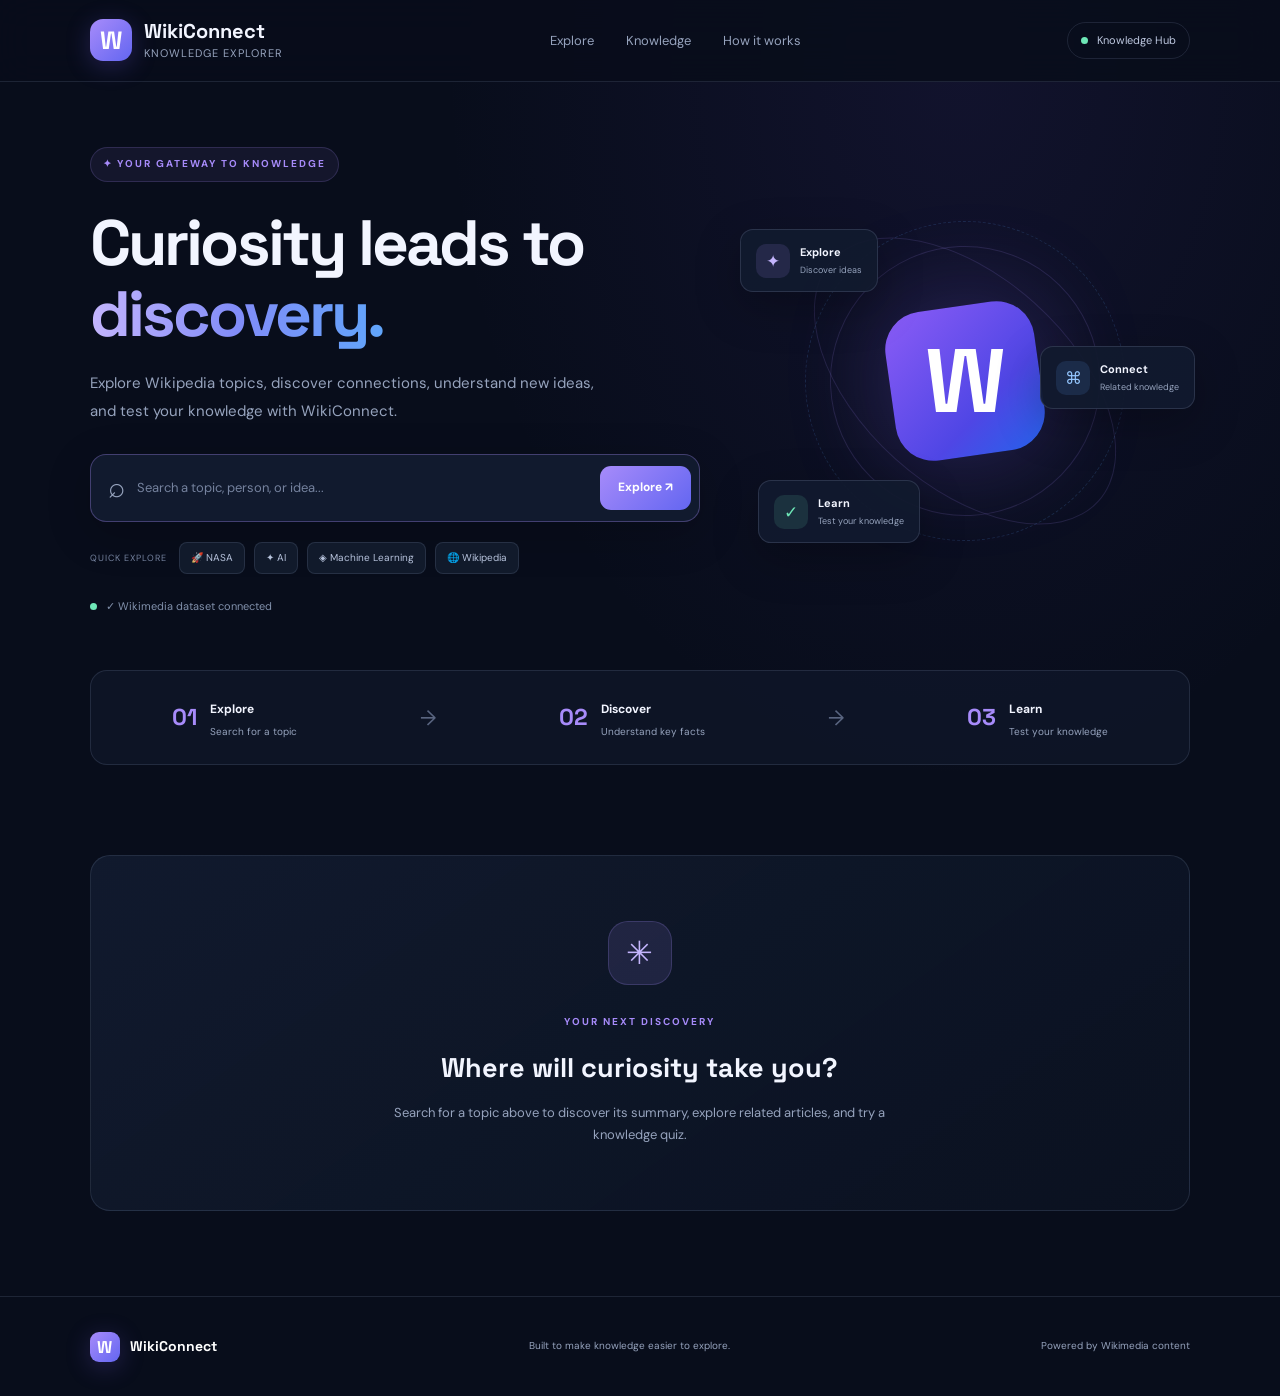
<file: templates/index.html>
<!DOCTYPE html>
<html lang="en">
<head>
    <meta charset="UTF-8">
    <meta name="viewport" content="width=device-width, initial-scale=1.0">
    <meta name="theme-color" content="#080d1b">

    <title>WikiConnect | Knowledge Explorer</title>

    <link rel="preconnect" href="https://fonts.googleapis.com">
    <link href="https://fonts.googleapis.com/css2?family=DM+Sans:wght@400;500;600;700&family=Space+Grotesk:wght@400;500;600;700&display=swap" rel="stylesheet">

    <link rel="stylesheet" href="../static/style.css">
</head>

<body>

<header class="header">
    <a href="#" class="brand">
        <span class="brand-icon">W</span>
        <span>
            <strong>WikiConnect</strong>
            <small>KNOWLEDGE EXPLORER</small>
        </span>
    </a>

    <nav class="nav-links">
        <a href="#explore">Explore</a>
        <a href="#articleView">Knowledge</a>
        <a href="#workflow">How it works</a>
    </nav>

    <div class="header-badge">
        <span class="status-dot"></span> Knowledge Hub
    </div>
</header>

<main class="container">

    <section class="hero" id="explore">
        <div class="hero-content">

            <div class="eyebrow">✦ YOUR GATEWAY TO KNOWLEDGE</div>

            <h1>
                Curiosity leads to<br>
                <span>discovery.</span>
            </h1>

            <p class="hero-description">
                Explore Wikipedia topics, discover connections,
                understand new ideas, and test your knowledge
                with WikiConnect.
            </p>

            <form class="search-box" id="searchForm">
                <span class="search-icon">⌕</span>

                <input
                    type="text"
                    id="searchInput"
                    placeholder="Search a topic, person, or idea..."
                    autocomplete="off"
                    aria-label="Search topic"
                >

                <button id="searchButton" type="submit">
                    Explore ↗
                </button>
            </form>

            <div class="quick-search">
                <span class="try-label">QUICK EXPLORE</span>
                <button type="button" onclick="quickSearch('NASA')">🚀 NASA</button>
                <button type="button" onclick="quickSearch('Artificial intelligence')">✦ AI</button>
                <button type="button" onclick="quickSearch('Machine learning')">◈ Machine Learning</button>
                <button type="button" onclick="quickSearch('Wikipedia')">🌐 Wikipedia</button>
            </div>

            <div class="dataset-status">
                <span class="status-dot"></span>
                <span id="datasetStatus">Ready to explore knowledge</span>
            </div>
        </div>

        <div class="hero-art" aria-hidden="true">
            <div class="orbit orbit-one"></div>
            <div class="orbit orbit-two"></div>
            <div class="orbit orbit-three"></div>

            <div class="knowledge-core"><span>W</span></div>

            <div class="float-card float-top">
                <span class="float-icon purple">✦</span>
                <span><strong>Explore</strong><small>Discover ideas</small></span>
            </div>

            <div class="float-card float-right">
                <span class="float-icon blue">⌘</span>
                <span><strong>Connect</strong><small>Related knowledge</small></span>
            </div>

            <div class="float-card float-bottom">
                <span class="float-icon green">✓</span>
                <span><strong>Learn</strong><small>Test your knowledge</small></span>
            </div>
        </div>
    </section>

    <section class="intro-strip">
        <div>
            <span class="strip-number">01</span>
            <div><strong>Explore</strong><p>Search for a topic</p></div>
        </div>
        <span class="strip-arrow">→</span>
        <div>
            <span class="strip-number">02</span>
            <div><strong>Discover</strong><p>Understand key facts</p></div>
        </div>
        <span class="strip-arrow">→</span>
        <div>
            <span class="strip-number">03</span>
            <div><strong>Learn</strong><p>Test your knowledge</p></div>
        </div>
    </section>

    <section id="loading" class="state-panel" style="display:none">
        <div class="loader"></div>
        <h3>Exploring knowledge...</h3>
        <p>Please wait while your topic is processed.</p>
    </section>

    <section id="emptyState" class="welcome-panel">
        <div class="welcome-symbol">✳</div>
        <span class="section-kicker">YOUR NEXT DISCOVERY</span>
        <h2>Where will curiosity take you?</h2>
        <p>
            Search for a topic above to discover its summary,
            explore related articles, and try a knowledge quiz.
        </p>
    </section>

    <section id="notFound" class="state-panel error-panel" style="display:none">
        <div class="welcome-symbol">⌕</div>
        <h2>Topic not found</h2>
        <p id="notFoundMessage">No matching article was found.</p>
    </section>

    <section id="articleView" style="display:none">

        <div class="section-heading">
            <div>
                <span class="section-kicker">KNOWLEDGE BASE</span>
                <h2>Your discovery</h2>
                <p>Explore your selected topic in detail.</p>
            </div>
            <span class="live-badge">
                <span class="status-dot"></span> Article loaded
            </span>
        </div>

        <div class="article-banner">
            <div class="article-banner-content">
                <span class="article-label">WIKIPEDIA ARTICLE</span>
                <h1 id="articleTitle">Article Title</h1>
                <p id="articleDescription">Article description</p>

                <a id="sourceButton" href="#" target="_blank"
                   rel="noopener noreferrer" class="source-button">
                    Read original article ↗
                </a>
            </div>
            <div class="article-decoration" aria-hidden="true">W</div>
        </div>

        <div class="content-grid">

            <div class="main-column">

                <article class="card summary-card">
                    <div class="card-heading">
                        <span class="card-icon purple">✧</span>
                        <div>
                            <h2>Article overview</h2>
                            <p>A concise introduction to your topic</p>
                        </div>
                    </div>

                    <p id="articleSummary" class="summary-text">
                        Article summary will appear here.
                    </p>
                </article>

                <article class="card quiz-card">
                    <div class="card-heading">
                        <span class="card-icon blue">?</span>
                        <div>
                            <h2>Knowledge check</h2>
                            <p>Test what you have learned</p>
                        </div>
                        <span class="quiz-tag">QUICK QUIZ</span>
                    </div>

                    <div id="quizQuestion" class="quiz-question">
                        Quiz question will appear here.
                    </div>

                    <div id="quizAnswer"></div>
                </article>

                <article class="card related-card">
                    <div class="card-heading">
                        <span class="card-icon green">↗</span>
                        <div>
                            <h2>Related discoveries</h2>
                            <p>Continue exploring connected topics</p>
                        </div>
                    </div>

                    <div id="relatedList" class="related-list">
                        No related articles found.
                    </div>
                </article>

            </div>

            <aside class="side-column">

                <article class="card details-card">
                    <span class="section-kicker">ARTICLE DETAILS</span>
                    <h3>At a glance</h3>

                    <div class="detail-row">
                        <span>🌐 Language</span>
                        <strong id="articleLanguage">-</strong>
                    </div>

                    <div class="detail-row">
                        <span>📚 Source</span>
                        <strong>Wikimedia</strong>
                    </div>

                    <div class="detail-row">
                        <span>⚙ Processing</span>
                        <strong>Python + Pandas</strong>
                    </div>

                    <div class="detail-row">
                        <span>🧠 Learning</span>
                        <strong>Knowledge quiz</strong>
                    </div>
                </article>

                <article class="card workflow-card" id="workflow">
                    <span class="section-kicker">BEHIND THE SCENES</span>
                    <h3>How it works</h3>

                    <div class="workflow">
                        <div class="workflow-step">
                            <span class="step-number">01</span>
                            <div><strong>User input</strong><p>Choose a topic</p></div>
                        </div>

                        <div class="workflow-step">
                            <span class="step-number">02</span>
                            <div><strong>Data retrieval</strong><p>Find article information</p></div>
                        </div>

                        <div class="workflow-step">
                            <span class="step-number">03</span>
                            <div><strong>Data processing</strong><p>Prepare relevant content</p></div>
                        </div>

                        <div class="workflow-step">
                            <span class="step-number">04</span>
                            <div><strong>Quiz generation</strong><p>Prepare questions</p></div>
                        </div>

                        <div class="workflow-step">
                            <span class="step-number">05</span>
                            <div><strong>Display results</strong><p>Show your discovery</p></div>
                        </div>
                    </div>
                </article>

            </aside>
        </div>
    </section>

</main>

<footer class="footer">
    <a href="#" class="footer-brand">
        <span class="brand-icon">W</span> WikiConnect
    </a>
    <p>Built to make knowledge easier to explore.</p>
    <span class="footer-note">Powered by Wikimedia content</span>
</footer>

<script src="../static/script.js"></script>

<script>
    // Allow Enter to search using the existing searchArticle function.
    document.getElementById("searchForm").addEventListener("submit", function (event) {
        event.preventDefault();
        if (typeof searchArticle === "function") {
            searchArticle();
        }
    });

    // Display a helpful status if the frontend is opened without Flask.
    // Live Server cannot run Python or provide Flask API endpoints.
    window.addEventListener("load", function () {
        const status = document.getElementById("datasetStatus");

        if (location.port === "5500" && status &&
            status.textContent.includes("Connecting to Wikimedia dataset")) {
            status.textContent = "Frontend preview · Flask backend not connected";
        }
    });
</script>

</body>
</html>
</file>
<file: static/style.css>
:root {
    --bg: #080d1b;
    --surface: #10182b;
    --surface-light: #141f35;
    --border: rgba(164, 180, 220, 0.14);
    --text: #f2f5ff;
    --muted: #96a3bd;
    --purple: #a78bfa;
    --blue: #60a5fa;
    --green: #6ee7b7;
}

* {
    box-sizing: border-box;
    margin: 0;
    padding: 0;
}

html {
    scroll-behavior: smooth;
    scroll-padding-top: 100px;
}

body {
    font-family: "DM Sans", sans-serif;
    background:
        radial-gradient(ellipse at 75% 5%, rgba(83, 57, 166, 0.13), transparent 38%),
        var(--bg);
    color: var(--text);
    line-height: 1.65;
    min-height: 100vh;
}

a {
    color: inherit;
    text-decoration: none;
}

button, input {
    font: inherit;
}

button {
    cursor: pointer;
}

button:focus-visible, a:focus-visible, input:focus-visible {
    outline: 2px solid var(--purple);
    outline-offset: 4px;
}

.header {
    height: 82px;
    padding: 0 7%;
    display: flex;
    justify-content: space-between;
    align-items: center;
    border-bottom: 1px solid var(--border);
    background: rgba(8, 13, 27, 0.88);
    backdrop-filter: blur(18px);
    position: sticky;
    top: 0;
    z-index: 10;
}

.brand {
    display: flex;
    align-items: center;
    gap: 12px;
}

.brand-icon {
    display: grid;
    place-items: center;
    width: 42px;
    height: 42px;
    border-radius: 13px;
    background: linear-gradient(135deg, #a78bfa, #6366f1);
    color: white;
    font-family: "Space Grotesk", sans-serif;
    font-size: 25px;
    font-weight: 700;
    box-shadow: 0 5px 24px rgba(124, 93, 240, 0.25);
}

.brand strong, .brand small {
    display: block;
}

.brand strong {
    font-family: "Space Grotesk", sans-serif;
    font-size: 20px;
    line-height: 1.25;
}

.brand small {
    font-size: 11px;
    color: var(--muted);
    letter-spacing: 1px;
}

.nav-links {
    display: flex;
    gap: 32px;
}

.nav-links a {
    font-size: 13px;
    color: var(--muted);
    transition: color .2s;
}

.nav-links a:hover {
    color: white;
}

.header-badge, .live-badge {
    display: flex;
    align-items: center;
    gap: 9px;
    border: 1px solid var(--border);
    border-radius: 30px;
    padding: 8px 13px;
    color: #bdc8df;
    font-size: 11px;
}

.status-dot {
    width: 7px;
    height: 7px;
    background: var(--green);
    border-radius: 50%;
    display: inline-block;
    flex-shrink: 0;
}

.container {
    max-width: 1240px;
    width: 86%;
    margin: auto;
}

.hero {
    display: grid;
    grid-template-columns: 1.15fr .85fr;
    align-items: center;
    gap: 40px;
    min-height: 550px;
    padding: 65px 0 55px;
}

.eyebrow, .section-kicker, .article-label {
    color: var(--purple);
    font-size: 10px;
    font-weight: 700;
    letter-spacing: 2px;
}

.eyebrow {
    display: inline-flex;
    align-items: center;
    gap: 9px;
    padding: 8px 12px;
    background: rgba(167, 139, 250, .08);
    border: 1px solid rgba(167, 139, 250, .18);
    border-radius: 30px;
}

.eyebrow span {
    font-size: 15px;
}

.hero h1 {
    font-family: "Space Grotesk", sans-serif;
    font-size: clamp(43px, 5vw, 66px);
    letter-spacing: -2.8px;
    line-height: 1.12;
    margin: 26px 0 18px;
}

.hero h1 span {
    background: linear-gradient(90deg, #c4b5fd, #818cf8, #60a5fa);
    -webkit-background-clip: text;
    background-clip: text;
    color: transparent;
}

.hero-description {
    color: var(--muted);
    font-size: 15px;
    max-width: 510px;
    line-height: 1.9;
    margin-bottom: 28px;
}

.search-box {
    display: flex;
    align-items: center;
    gap: 12px;
    padding: 8px;
    min-height: 68px;
    border: 1px solid rgba(167, 139, 250, .32);
    background: #111a2e;
    border-radius: 16px;
    box-shadow: 0 12px 45px rgba(0, 0, 0, .2);
    transition: border-color .2s, box-shadow .2s;
}

.search-box:focus-within {
    border-color: var(--purple);
    box-shadow: 0 0 0 4px rgba(167, 139, 250, .08);
}

.search-icon {
    font-size: 29px;
    color: var(--muted);
    padding-left: 9px;
}

.search-box input {
    width: 100%;
    min-width: 0;
    background: transparent;
    border: none;
    outline: none;
    color: white;
    font-size: 13px;
}

.search-box input::placeholder {
    color: #75829e;
}

.search-box button {
    flex-shrink: 0;
    background: linear-gradient(135deg, #a78bfa, #6366f1);
    color: white;
    border: 0;
    border-radius: 11px;
    padding: 12px 18px;
    font-size: 12px;
    font-weight: 700;
    transition: transform .2s, filter .2s;
}

.search-box button:hover {
    transform: translateY(-1px);
    filter: brightness(1.12);
}

.search-box button span {
    margin-left: 7px;
}

.quick-search {
    display: flex;
    align-items: center;
    flex-wrap: wrap;
    gap: 9px;
    margin-top: 20px;
}

.try-label {
    color: #75829e;
    font-size: 9px;
    letter-spacing: 1px;
    margin-right: 3px;
}

.quick-search button {
    background: #111a2b;
    color: #b7c3dc;
    border: 1px solid var(--border);
    border-radius: 8px;
    padding: 7px 11px;
    font-size: 10px;
    transition: .2s;
}

.quick-search button:hover {
    color: white;
    border-color: var(--purple);
    background: #1a2340;
}

.dataset-status {
    display: flex;
    align-items: center;
    gap: 9px;
    color: #8190ab;
    font-size: 11px;
    margin-top: 23px;
}

/* Decorative knowledge illustration */

.hero-art {
    min-height: 380px;
    position: relative;
    display: grid;
    place-items: center;
}

.orbit {
    position: absolute;
    border: 1px solid rgba(167, 139, 250, .15);
    border-radius: 50%;
    transform: rotate(-24deg);
}

.orbit-one {
    width: 270px;
    height: 270px;
}

.orbit-two {
    width: 360px;
    height: 210px;
    transform: rotate(42deg);
}

.orbit-three {
    width: 320px;
    height: 320px;
    border-style: dashed;
    border-color: rgba(96, 165, 250, .16);
}

.knowledge-core {
    width: 150px;
    height: 150px;
    border-radius: 38px;
    background: linear-gradient(140deg, #8b5cf6, #4f46e5 65%, #2563eb);
    display: grid;
    place-items: center;
    box-shadow: 0 0 100px rgba(124, 93, 240, .28);
    transform: rotate(-8deg);
    z-index: 1;
}

.knowledge-core span {
    font-family: "Space Grotesk", sans-serif;
    font-size: 90px;
    font-weight: 700;
    color: white;
    transform: rotate(8deg);
}

.float-card {
    position: absolute;
    display: flex;
    align-items: center;
    gap: 10px;
    padding: 13px 15px;
    background: rgba(17, 26, 46, .94);
    border: 1px solid rgba(172, 186, 221, .17);
    border-radius: 13px;
    box-shadow: 0 15px 45px rgba(0, 0, 0, .25);
    z-index: 2;
}

.float-top {
    top: 38px;
    left: 0;
}

.float-right {
    top: 155px;
    right: -5px;
}

.float-bottom {
    bottom: 28px;
    left: 18px;
}

.float-icon {
    width: 34px;
    height: 34px;
    display: grid;
    place-items: center;
    border-radius: 10px;
    font-size: 17px;
}

.purple {
    color: #c4b5fd;
    background: rgba(167, 139, 250, .13);
}

.blue {
    color: #93c5fd;
    background: rgba(96, 165, 250, .13);
}

.green {
    color: #6ee7b7;
    background: rgba(110, 231, 183, .12);
}

.float-card strong, .float-card small {
    display: block;
}

.float-card strong {
    font-size: 11px;
}

.float-card small {
    color: var(--muted);
    font-size: 9px;
    margin-top: 2px;
}

/* Three-stage strip */

.intro-strip {
    display: flex;
    align-items: center;
    justify-content: space-around;
    gap: 20px;
    border: 1px solid var(--border);
    background: rgba(17, 26, 46, .6);
    padding: 24px 30px;
    border-radius: 17px;
    margin-bottom: 90px;
}

.intro-strip > div {
    display: flex;
    align-items: center;
    gap: 13px;
}

.strip-number {
    color: var(--purple);
    font-family: "Space Grotesk", sans-serif;
    font-size: 23px;
    font-weight: 700;
}

.intro-strip strong {
    font-size: 12px;
}

.intro-strip p {
    color: var(--muted);
    font-size: 10px;
    margin-top: 2px;
}

.strip-arrow {
    color: #596580;
    font-size: 21px;
}

/* Empty, loading and error states */

.welcome-panel, .state-panel {
    text-align: center;
    padding: 65px 25px;
    margin-bottom: 85px;
    border: 1px solid var(--border);
    border-radius: 20px;
    background: linear-gradient(145deg, rgba(20, 31, 53, .72), rgba(12, 19, 34, .8));
}

.welcome-symbol {
    width: 64px;
    height: 64px;
    display: grid;
    place-items: center;
    border-radius: 20px;
    margin: 0 auto 22px;
    font-size: 32px;
    color: #c4b5fd;
    background: rgba(167, 139, 250, .12);
    border: 1px solid rgba(167, 139, 250, .2);
}

.welcome-panel h2, .state-panel h2 {
    font-family: "Space Grotesk", sans-serif;
    font-size: 27px;
    margin: 12px 0;
}

.welcome-panel > p, .state-panel > p {
    color: var(--muted);
    max-width: 510px;
    margin: 0 auto;
    font-size: 13px;
}

.error-panel {
    border-color: rgba(248, 113, 113, .22);
}

.error-panel .welcome-symbol {
    color: #fca5a5;
    background: rgba(248, 113, 113, .1);
}

.loader {
    width: 37px;
    height: 37px;
    margin: 0 auto 20px;
    border: 3px solid rgba(167, 139, 250, .18);
    border-top-color: var(--purple);
    border-radius: 50%;
    animation: spin .8s linear infinite;
}

@keyframes spin {
    to { transform: rotate(360deg); }
}

/* Article area */

.section-heading {
    display: flex;
    align-items: center;
    justify-content: space-between;
    gap: 20px;
    margin-bottom: 25px;
}

.section-heading h2 {
    font-family: "Space Grotesk", sans-serif;
    font-size: 29px;
    margin-top: 7px;
}

.section-heading p {
    color: var(--muted);
    font-size: 12px;
    margin-top: 4px;
}

.live-badge {
    white-space: nowrap;
}

.article-banner {
    position: relative;
    overflow: hidden;
    min-height: 240px;
    padding: 38px;
    border: 1px solid rgba(167, 139, 250, .25);
    border-radius: 20px;
    background:
        radial-gradient(ellipse at 90% 30%, rgba(96, 81, 202, .35), transparent 42%),
        linear-gradient(115deg, #141d36, #11182d 65%, #171b3c);
    margin-bottom: 25px;
}

.article-banner-content {
    position: relative;
    z-index: 1;
    max-width: 75%;
}

.article-label {
    font-size: 9px;
}

.article-banner h1 {
    font-family: "Space Grotesk", sans-serif;
    font-size: clamp(29px, 4vw, 43px);
    line-height: 1.2;
    letter-spacing: -1px;
    margin: 12px 0;
    overflow-wrap: anywhere;
}

.article-banner-content > p {
    color: #aab7d0;
    font-size: 13px;
    margin-bottom: 22px;
}

.source-button {
    display: inline-flex;
    gap: 15px;
    align-items: center;
    padding: 10px 15px;
    background: rgba(167, 139, 250, .13);
    border: 1px solid rgba(167, 139, 250, .3);
    border-radius: 9px;
    color: #ded5ff;
    font-size: 11px;
    transition: .2s;
}

.source-button:hover {
    background: rgba(167, 139, 250, .24);
}

.article-decoration {
    position: absolute;
    right: 6%;
    top: 50%;
    transform: translateY(-50%) rotate(8deg);
    font-family: "Space Grotesk", sans-serif;
    font-weight: 700;
    font-size: clamp(130px, 20vw, 230px);
    line-height: 1;
    color: rgba(167, 139, 250, .09);
    pointer-events: none;
}

.content-grid {
    display: grid;
    grid-template-columns: minmax(0, 1.7fr) minmax(260px, 1fr);
    align-items: start;
    gap: 22px;
    margin-bottom: 85px;
}

.main-column, .side-column {
    display: grid;
    gap: 22px;
    min-width: 0;
}

.card {
    min-width: 0;
    padding: 25px;
    border: 1px solid var(--border);
    background: linear-gradient(145deg, rgba(17, 26, 46, .95), rgba(13, 21, 37, .95));
    border-radius: 17px;
    transition: border-color .2s;
}

.card:hover {
    border-color: rgba(167, 139, 250, .25);
}

.card-heading {
    display: flex;
    align-items: center;
    gap: 12px;
    margin-bottom: 22px;
}

.card-icon {
    flex-shrink: 0;
    width: 42px;
    height: 42px;
    display: grid;
    place-items: center;
    border-radius: 12px;
    font-size: 20px;
}

.card-heading h2 {
    font-family: "Space Grotesk", sans-serif;
    font-size: 17px;
}

.card-heading p {
    font-size: 10px;
    color: var(--muted);
    margin-top: 3px;
}

.summary-text {
    color: #b9c5db;
    font-size: 13px;
    line-height: 2;
    overflow-wrap: anywhere;
    white-space: pre-line;
}

.quiz-tag {
    margin-left: auto;
    flex-shrink: 0;
    color: #c4b5fd;
    background: rgba(167, 139, 250, .1);
    padding: 5px 8px;
    border-radius: 6px;
    font-size: 8px;
    letter-spacing: 1px;
}

.quiz-question {
    background: rgba(96, 165, 250, .055);
    border: 1px solid rgba(96, 165, 250, .13);
    border-radius: 12px;
    padding: 18px;
    font-size: 14px;
    font-weight: 600;
    margin-bottom: 15px;
    overflow-wrap: anywhere;
}

/* Existing JS-generated quiz options */

#quizAnswer {
    display: grid;
    gap: 10px;
}

#quizAnswer button,
#quizAnswer input[type="button"],
#quizAnswer input[type="submit"] {
    width: 100%;
    padding: 12px 14px;
    text-align: left;
    border: 1px solid var(--border);
    background: #141f34;
    color: #dbe5f8;
    border-radius: 10px;
    font-size: 12px;
    transition: .2s;
}

#quizAnswer button:hover,
#quizAnswer input[type="button"]:hover {
    border-color: var(--purple);
    background: rgba(167, 139, 250, .09);
}

#quizAnswer label {
    display: flex;
    gap: 10px;
    align-items: center;
    padding: 10px;
    color: #c3cee2;
    font-size: 12px;
}

#quizAnswer p {
    color: var(--muted);
    font-size: 12px;
}

/* Related articles generated by JS */

.related-list {
    display: grid;
    gap: 10px;
    color: var(--muted);
    font-size: 12px;
    overflow-wrap: anywhere;
}

.related-list a {
    display: block;
    padding: 12px 14px;
    border: 1px solid var(--border);
    border-radius: 10px;
    background: rgba(255, 255, 255, .015);
    color: #c8d3e9;
    transition: .2s;
}

.related-list a:hover {
    color: white;
    border-color: rgba(167, 139, 250, .5);
    background: rgba(167, 139, 250, .06);
}

.details-card h3, .workflow-card h3 {
    font-family: "Space Grotesk", sans-serif;
    font-size: 20px;
    margin: 7px 0 20px;
}

.detail-row {
    display: flex;
    flex-direction: column;
    gap: 3px;
    padding: 13px 0;
    border-bottom: 1px solid var(--border);
}

.detail-row:last-child {
    border-bottom: 0;
    padding-bottom: 0;
}

.detail-row span {
    color: var(--muted);
    font-size: 10px;
}

.detail-row strong {
    font-size: 12px;
    font-weight: 600;
    overflow-wrap: anywhere;
}

.workflow {
    display: grid;
    gap: 21px;
}

.workflow-step {
    display: flex;
    gap: 12px;
    align-items: flex-start;
    position: relative;
}

.workflow-step:not(:last-child)::after {
    content: "";
    position: absolute;
    top: 35px;
    left: 16px;
    height: 15px;
    border-left: 1px dashed rgba(167, 139, 250, .3);
}

.step-number {
    flex-shrink: 0;
    display: grid;
    place-items: center;
    width: 33px;
    height: 33px;
    border-radius: 10px;
    background: rgba(167, 139, 250, .1);
    border: 1px solid rgba(167, 139, 250, .18);
    color: #c4b5fd;
    font-size: 10px;
    font-weight: 700;
}

.workflow-step strong {
    display: block;
    font-size: 11px;
    margin: 2px 0;
}

.workflow-step p {
    font-size: 10px;
    color: var(--muted);
}

.footer {
    min-height: 100px;
    padding: 25px 7%;
    border-top: 1px solid var(--border);
    display: flex;
    align-items: center;
    justify-content: space-between;
    gap: 20px;
    color: var(--muted);
}

.footer-brand {
    display: flex;
    align-items: center;
    gap: 10px;
    color: white;
    font-family: "Space Grotesk", sans-serif;
    font-size: 14px;
    font-weight: 700;
}

.footer-brand .brand-icon {
    width: 30px;
    height: 30px;
    border-radius: 9px;
    font-size: 17px;
}

.footer p, .footer-note {
    font-size: 10px;
}

/* Responsive layout */

@media (max-width: 1000px) {
    .container {
        width: 90%;
    }

    .header {
        padding: 0 5%;
    }

    .hero {
        grid-template-columns: 1fr .8fr;
        gap: 15px;
    }

    .hero-art {
        transform: scale(.85);
    }

    .content-grid {
        grid-template-columns: minmax(0, 1.4fr) minmax(225px, 1fr);
    }

    .card {
        padding: 20px;
    }

    .intro-strip {
        padding: 22px 15px;
    }
}

@media (max-width: 720px) {
    .header {
        height: 72px;
    }

    .nav-links {
        display: none;
    }

    .header-badge {
        font-size: 9px;
        padding: 7px 9px;
    }

    .hero {
        grid-template-columns: 1fr;
        padding-top: 55px;
        gap: 0;
    }

    .hero h1 {
        font-size: clamp(42px, 10vw, 58px);
    }

    .hero-art {
        min-height: 330px;
        transform: scale(.85);
        margin: -5px 0 15px;
    }

    .intro-strip {
        display: grid;
        grid-template-columns: 1fr;
        gap: 16px;
        margin-bottom: 60px;
        padding: 22px;
    }

    .strip-arrow {
        display: none;
    }

    .section-heading {
        align-items: flex-start;
        flex-direction: column;
    }

    .article-banner {
        padding: 28px 22px;
        min-height: 220px;
    }

    .article-banner-content {
        max-width: 100%;
    }

    .article-decoration {
        right: -15px;
        top: 20px;
        transform: none;
        font-size: 140px;
    }

    .content-grid {
        grid-template-columns: 1fr;
    }

    .footer {
        flex-direction: column;
        text-align: center;
        gap: 12px;
    }
}

@media (max-width: 420px) {
    .container {
        width: 92%;
    }

    .brand strong {
        font-size: 17px;
    }

    .brand small {
        font-size: 9px;
    }

    .brand-icon {
        width: 36px;
        height: 36px;
    }

    .header-badge {
        font-size: 0;
        gap: 0;
    }

    .header-badge .status-dot {
        width: 8px;
        height: 8px;
    }

    .hero h1 {
        letter-spacing: -1.8px;
    }

    .search-box {
        gap: 5px;
        min-height: 60px;
    }

    .search-icon {
        padding-left: 5px;
    }

    .search-box input {
        font-size: 11px;
    }

    .search-box button {
        padding: 11px 12px;
        font-size: 11px;
    }

    .quick-search {
        gap: 7px;
    }

    .try-label {
        width: 100%;
    }

    .card {
        padding: 18px;
    }

    .card-heading {
        gap: 9px;
    }

    .card-heading h2 {
        font-size: 15px;
    }

    .quiz-tag {
        display: none;
    }

    .welcome-panel, .state-panel {
        padding: 45px 18px;
    }

    .welcome-panel h2, .state-panel h2 {
        font-size: 22px;
    }
}

@media (prefers-reduced-motion: reduce) {
    *, *::before, *::after {
        scroll-behavior: auto !important;
        animation-duration: .01ms !important;
        animation-iteration-count: 1 !important;
        transition-duration: .01ms !important;
    }
}
</file>
